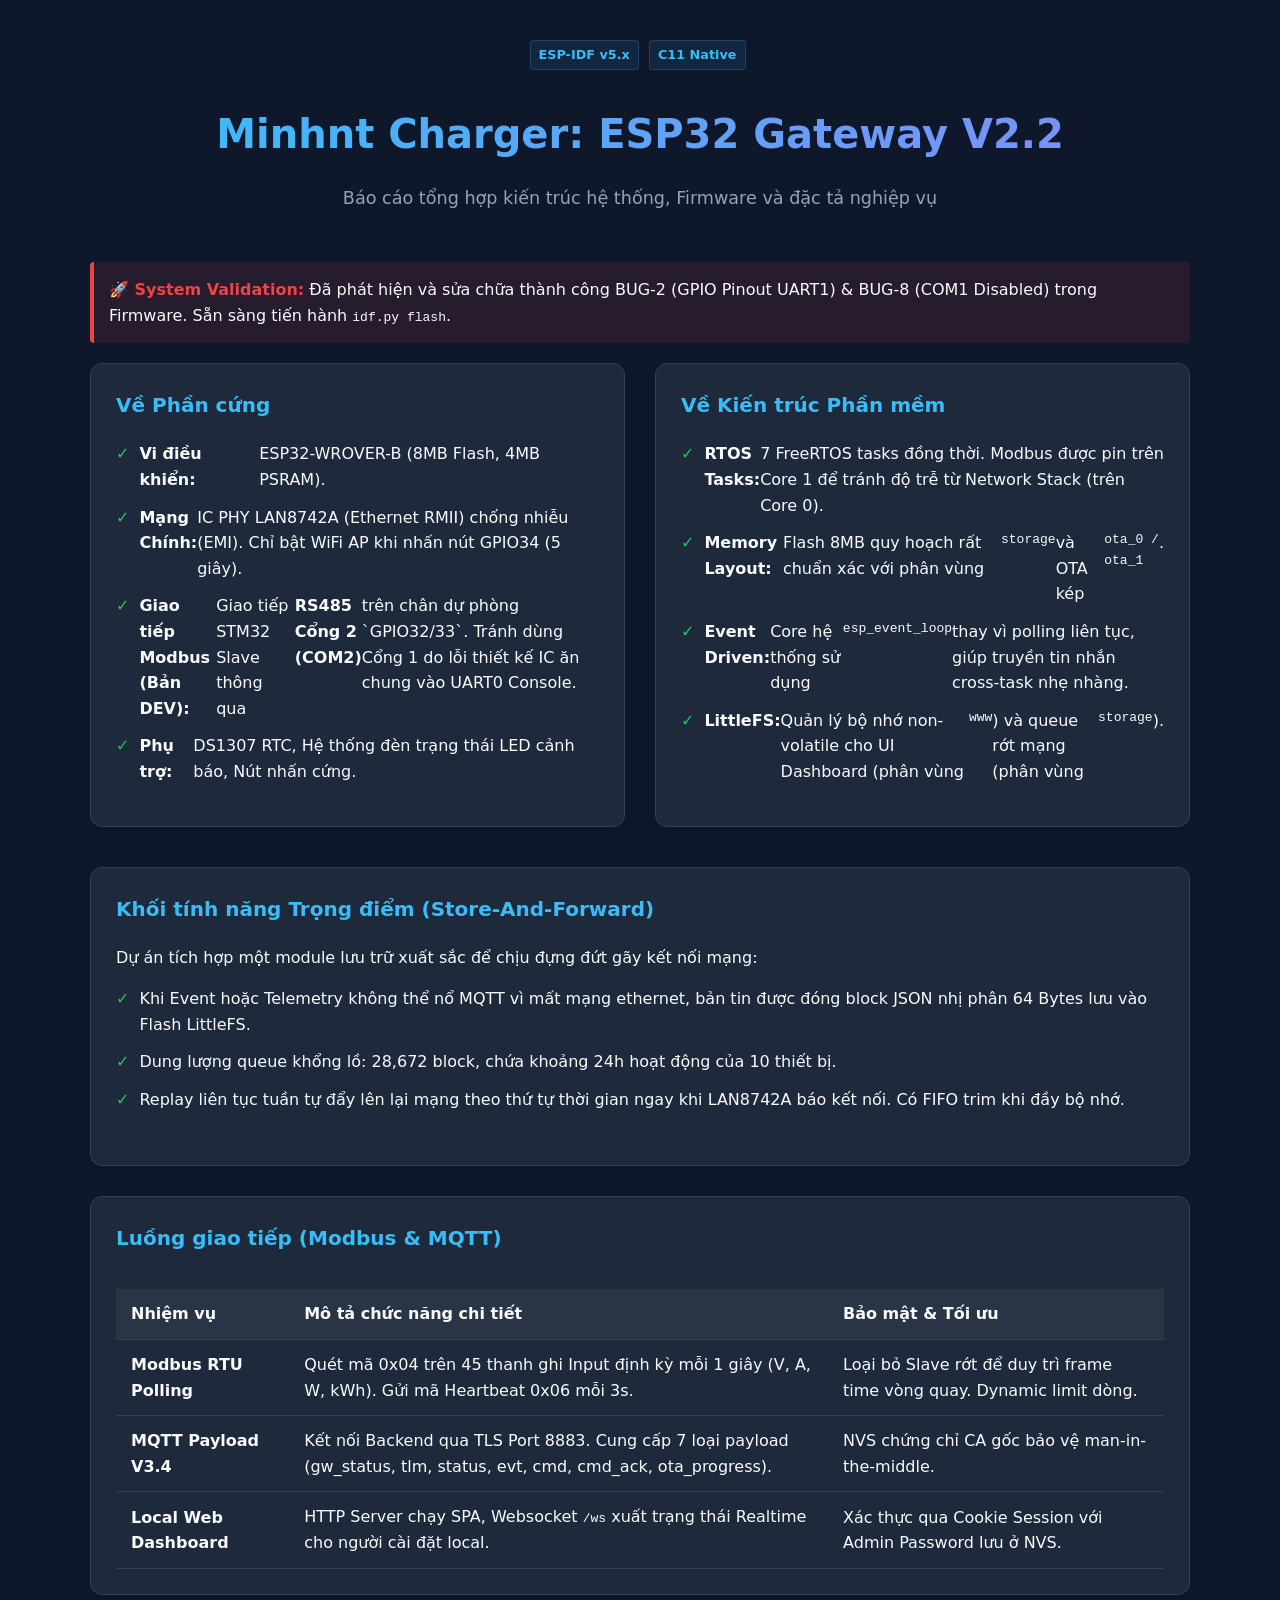
<file: docs/PROJECT_SUMMARY.html>
<!DOCTYPE html>
<html lang="vi">
<head>
    <meta charset="UTF-8">
    <meta name="viewport" content="width=device-width, initial-scale=1.0">
    <title>Báo cáo Tổng hợp Dự án: ESP32 Charger Gateway</title>
    <style>
        :root {
            --bg-dark: #0f172a;
            --bg-panel: #1e293b;
            --text-main: #f8fafc;
            --text-muted: #94a3b8;
            --accent: #38bdf8;
            --accent-glow: rgba(56, 189, 248, 0.5);
            --danger: #ef4444;
            --success: #22c55e;
            --border: #334155;
            --font-family: 'Inter', system-ui, -apple-system, sans-serif;
        }

        body {
            background-color: var(--bg-dark);
            color: var(--text-main);
            font-family: var(--font-family);
            margin: 0;
            padding: 0;
            line-height: 1.6;
        }

        .container {
            max-width: 1100px;
            margin: 0 auto;
            padding: 40px 20px;
        }

        .header {
            text-align: center;
            margin-bottom: 50px;
            animation: fadeInDown 0.8s ease;
        }

        .header h1 {
            font-size: 2.5rem;
            background: linear-gradient(to right, #38bdf8, #818cf8);
            -webkit-background-clip: text;
            -webkit-text-fill-color: transparent;
            margin-bottom: 10px;
        }

        .header p {
            color: var(--text-muted);
            font-size: 1.1rem;
        }

        .grid {
            display: grid;
            grid-template-columns: repeat(auto-fit, minmax(300px, 1fr));
            gap: 30px;
            margin-bottom: 40px;
        }

        .card {
            background: var(--bg-panel);
            border: 1px solid var(--border);
            border-radius: 12px;
            padding: 25px;
            box-shadow: 0 4px 6px -1px rgba(0, 0, 0, 0.1);
            transition: transform 0.3s ease, box-shadow 0.3s ease;
            position: relative;
            overflow: hidden;
        }

        .card::before {
            content: '';
            position: absolute;
            top: 0;
            left: 0;
            width: 100%;
            height: 3px;
            background: linear-gradient(to right, #38bdf8, #818cf8);
            opacity: 0;
            transition: opacity 0.3s ease;
        }

        .card:hover {
            transform: translateY(-5px);
            box-shadow: 0 10px 15px -3px rgba(0, 0, 0, 0.5);
        }

        .card:hover::before {
            opacity: 1;
        }

        .card h3 {
            margin-top: 0;
            color: var(--accent);
            font-size: 1.25rem;
            display: flex;
            align-items: center;
            gap: 10px;
        }

        .feature-list {
            list-style: none;
            padding: 0;
        }

        .feature-list li {
            margin-bottom: 12px;
            display: flex;
            align-items: flex-start;
        }

        .feature-list li::before {
            content: '✓';
            color: var(--success);
            font-weight: bold;
            margin-right: 10px;
        }

        .architecture-img {
            width: 100%;
            height: auto;
            border-radius: 8px;
            margin: 30px 0;
            border: 1px solid var(--border);
        }

        .badge {
            display: inline-block;
            padding: 4px 8px;
            border-radius: 4px;
            font-size: 0.8rem;
            font-weight: 600;
            background: rgba(56, 189, 248, 0.1);
            color: var(--accent);
            border: 1px solid rgba(56, 189, 248, 0.2);
            margin-right: 5px;
            margin-bottom: 5px;
        }

        .table-container {
            overflow-x: auto;
        }

        table {
            width: 100%;
            border-collapse: collapse;
            margin-top: 15px;
        }

        th, td {
            text-align: left;
            padding: 12px 15px;
            border-bottom: 1px solid var(--border);
        }

        th {
            background-color: rgba(255, 255, 255, 0.05);
            font-weight: 600;
        }

        @keyframes fadeInDown {
            from { opacity: 0; transform: translateY(-20px); }
            to { opacity: 1; transform: translateY(0); }
        }

        .alert {
            background-color: rgba(239, 68, 68, 0.1);
            border-left: 4px solid var(--danger);
            padding: 15px;
            margin: 20px 0;
            border-radius: 4px;
        }

        .alert strong {
            color: var(--danger);
        }
    </style>
</head>
<body>
    <div class="container">
        <div class="header">
            <div class="badge">ESP-IDF v5.x</div>
            <div class="badge">C11 Native</div>
            <h1>Minhnt Charger: ESP32 Gateway V2.2</h1>
            <p>Báo cáo tổng hợp kiến trúc hệ thống, Firmware và đặc tả nghiệp vụ</p>
        </div>

        <div class="alert">
            <strong>🚀 System Validation:</strong> Đã phát hiện và sửa chữa thành công BUG-2 (GPIO Pinout UART1) & BUG-8 (COM1 Disabled) trong Firmware. Sẵn sàng tiến hành <code>idf.py flash</code>.
        </div>

        <div class="grid">
            <div class="card">
                <h3>Về Phần cứng</h3>
                <ul class="feature-list">
                    <li><strong>Vi điều khiển:</strong> ESP32-WROVER-B (8MB Flash, 4MB PSRAM).</li>
                    <li><strong>Mạng Chính:</strong> IC PHY LAN8742A (Ethernet RMII) chống nhiễu (EMI). Chỉ bật WiFi AP khi nhấn nút GPIO34 (5 giây).</li>
                    <li><strong>Giao tiếp Modbus (Bản DEV):</strong> Giao tiếp STM32 Slave thông qua <strong>RS485 Cổng 2 (COM2)</strong> trên chân dự phòng `GPIO32/33`. Tránh dùng Cổng 1 do lỗi thiết kế IC ăn chung vào UART0 Console.</li>
                    <li><strong>Phụ trợ:</strong> DS1307 RTC, Hệ thống đèn trạng thái LED cảnh báo, Nút nhấn cứng.</li>
                </ul>
            </div>

            <div class="card">
                <h3>Về Kiến trúc Phần mềm</h3>
                <ul class="feature-list">
                    <li><strong>RTOS Tasks:</strong> 7 FreeRTOS tasks đồng thời. Modbus được pin trên Core 1 để tránh độ trễ từ Network Stack (trên Core 0).</li>
                    <li><strong>Memory Layout:</strong> Flash 8MB quy hoạch rất chuẩn xác với phân vùng <code>storage</code> và OTA kép <code>ota_0 / ota_1</code>.</li>
                    <li><strong>Event Driven:</strong> Core hệ thống sử dụng <code>esp_event_loop</code> thay vì polling liên tục, giúp truyền tin nhắn cross-task nhẹ nhàng.</li>
                    <li><strong>LittleFS:</strong> Quản lý bộ nhớ non-volatile cho UI Dashboard (phân vùng <code>www</code>) và queue rớt mạng (phân vùng <code>storage</code>).</li>
                </ul>
            </div>
        </div>

        <div class="card" style="margin-bottom: 30px;">
            <h3>Khối tính năng Trọng điểm (Store-And-Forward)</h3>
            <p>Dự án tích hợp một module lưu trữ xuất sắc để chịu đựng đứt gãy kết nối mạng:</p>
            <ul class="feature-list" style="columns: 1;">
                <li>Khi Event hoặc Telemetry không thể nổ MQTT vì mất mạng ethernet, bản tin được đóng block JSON nhị phân 64 Bytes lưu vào Flash LittleFS.</li>
                <li>Dung lượng queue khổng lồ: 28,672 block, chứa khoảng 24h hoạt động của 10 thiết bị.</li>
                <li>Replay liên tục tuần tự đẩy lên lại mạng theo thứ tự thời gian ngay khi LAN8742A báo kết nối. Có FIFO trim khi đầy bộ nhớ.</li>
            </ul>
        </div>
        
        <div class="card">
            <h3>Luồng giao tiếp (Modbus & MQTT)</h3>
            <div class="table-container">
                <table>
                    <thead>
                        <tr>
                            <th>Nhiệm vụ</th>
                            <th>Mô tả chức năng chi tiết</th>
                            <th>Bảo mật & Tối ưu</th>
                        </tr>
                    </thead>
                    <tbody>
                        <tr>
                            <td><strong>Modbus RTU Polling</strong></td>
                            <td>Quét mã 0x04 trên 45 thanh ghi Input định kỳ mỗi 1 giây (V, A, W, kWh). Gửi mã Heartbeat 0x06 mỗi 3s.</td>
                            <td>Loại bỏ Slave rớt để duy trì frame time vòng quay. Dynamic limit dòng. </td>
                        </tr>
                        <tr>
                            <td><strong>MQTT Payload V3.4</strong></td>
                            <td>Kết nối Backend qua TLS Port 8883. Cung cấp 7 loại payload (gw_status, tlm, status, evt, cmd, cmd_ack, ota_progress).</td>
                            <td>NVS chứng chỉ CA gốc bảo vệ man-in-the-middle.</td>
                        </tr>
                        <tr>
                            <td><strong>Local Web Dashboard</strong></td>
                            <td>HTTP Server chạy SPA, Websocket <code>/ws</code> xuất trạng thái Realtime cho người cài đặt local.</td>
                            <td>Xác thực qua Cookie Session với Admin Password lưu ở NVS.</td>
                        </tr>
                    </tbody>
                </table>
            </div>
        </div>
    </div>
</body>
</html>
</file>
